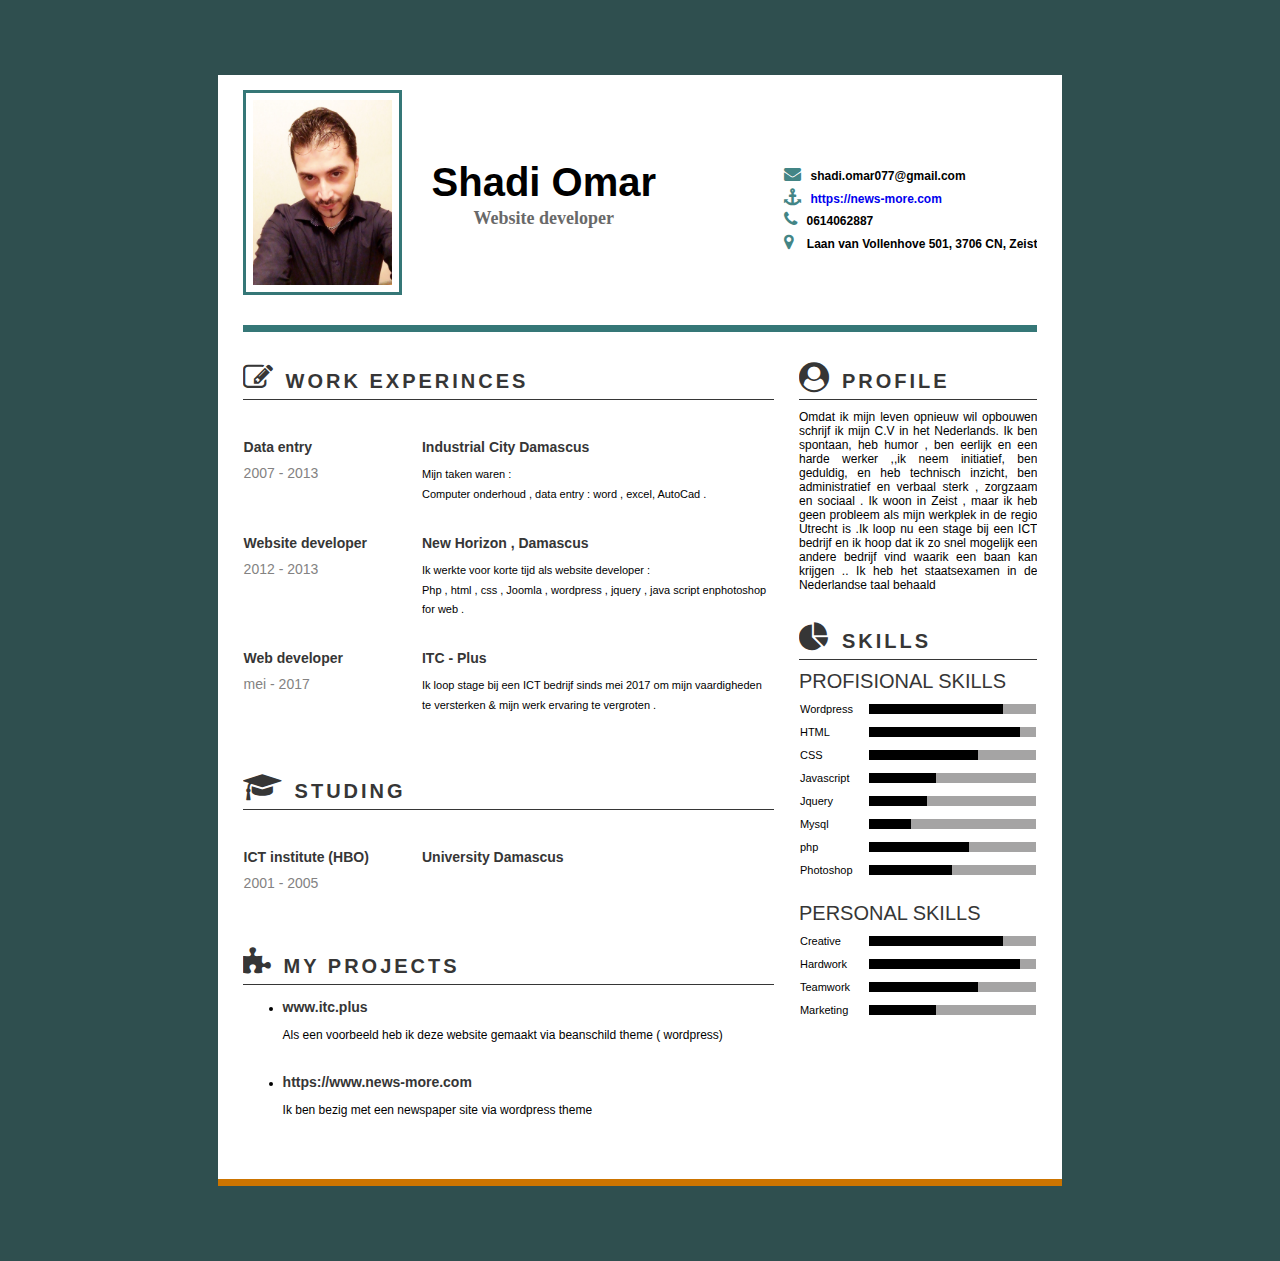
<file: week1/index.html>
<!DOCTYPE html>
<html>
<head>

<link href='https://fonts.googleapis.com/css?family=Alfa Slab One' rel='stylesheet'>
<link rel="stylesheet" href="main.css">
<link rel="stylesheet" href="https://cdnjs.cloudflare.com/ajax/libs/font-awesome/4.7.0/css/font-awesome.min.css">

<title>My C.V</title>
<meta charset="utf-8">
<meta name="viewport" content="width=device-width, initial-scale=1">
</head>

<body>
<div id="mainContainer">
  <!-- here is the header of CV -->
  <div id="cvHeader">
    <img src="images/shadi.JPG" id="profilePic" alt="Profile Picture" />
	  <div class="headerSideImg"><div class="headerM">
		<h1>Shadi Omar</h1>
		<h2>Website developer</h2>
	  </div>
	  <div class="headerR">
		<ul>
			<li><i class="fa fa-envelope"></i>shadi.omar077@gmail.com</li>

			<li><i class="fa fa-anchor"></i><a href="https://news-more.com" target="blank">https://news-more.com</a></li>

			<li><i class="fa fa-phone"></i>0614062887</li>

			<li><i class="fa fa-map-marker"></i> Laan van Vollenhove 501, 3706 CN, Zeist</li>
		</ul>
		<div class="clearD"></div>
	  </div></div>
  </div>
  <!-- End of header -->

  <!-- CV body-->
  <div id="cvBody">
    <!-- Body main (left) -->
    <div id="mainLeft">
      <!-- work experinces section -->
      <section>
        <h2><i class="fa fa-edit"></i>Work Experinces</h2>
        <table>
          <tr>
            <td><h3>Data entry</h3><span class="underTitles">2007 - 2013</span></td>
            <td>
              <h3>Industrial City Damascus</h3>
              <p>Mijn taken waren :</p>
              <p>   Computer onderhoud , data entry : word , excel,
                  AutoCad .
              </p>
            </td>
          </tr>



          <tr>
            <td><h3>Website developer</h3><span class="underTitles">2012 - 2013</span></td>
            <td>
              <h3>New Horizon , Damascus</h3>
              <p>Ik werkte voor korte tijd als website developer :</p>
              <p>Php , html , css , Joomla , wordpress , jquery , java
                  script enphotoshop for web .
              </p>
            </td>
          </tr>



          <tr>
            <td><h3>Web developer</h3><span class="underTitles">mei - 2017</span></td>
            <td>
              <h3>ITC - Plus</h3>
              <p>Ik loop stage bij een ICT bedrijf sinds mei 2017 om mijn
                  vaardigheden te versterken & mijn werk ervaring te
                  vergroten .
              </p>
            </td>
          </tr>



        </table>
      </section>
      <!-- End -->
      <!-- Studing section -->
      <section>
        <h2><i class="fa fa-graduation-cap"></i>Studing</h2>
        <table>
          <tr>
            <td><h3>ICT institute (HBO)</h3><span class="underTitles">2001 - 2005</span></td>
            <td>
              <h3>University Damascus</h3>
            </td>
          </tr>
        </table>
      </section>
      <!-- End -->
      <!-- My projects section -->
      <section>
        <h2><i class="fa fa-puzzle-piece"></i>My projects</h2>
        <ul>
          <li>
            <h3>www.itc.plus</h3>
            <p>Als een voorbeeld heb ik deze website gemaakt via beanschild
              theme ( wordpress)
            </p><br />
          </li>
          <li>
            <h3>https://www.news-more.com</h3>
            <p>Ik ben bezig met een newspaper site via wordpress theme
            </p>
          </li>
      </ul>
      </section>
      <!-- End -->
    </div>
    <!-- End left -->






    <!-- Body right banner -->
    <div id="rightBanner">
      <section class="rightBannerBlog">
        <h2><i class="fa fa-user-circle"></i>profile</h2>
        <p>Omdat ik mijn leven opnieuw wil
            opbouwen schrijf ik mijn C.V in het
            Nederlands. Ik ben spontaan, heb
            humor , ben eerlijk en een harde werker
            ,,ik neem initiatief, ben geduldig, en heb
            technisch inzicht, ben administratief en
            verbaal sterk , zorgzaam en sociaal . Ik
            woon in Zeist , maar ik heb geen
            probleem als mijn werkplek in de regio
            Utrecht is .Ik loop nu een stage bij een
            ICT bedrijf en ik hoop dat
            ik zo snel mogelijk een andere bedrijf
            vind waarik
            een baan kan krijgen ..
            Ik heb het staatsexamen in de
            Nederlandse taal behaald
        </p>
      </section>
      <section class="rightBannerBlog">
          <h2><i class="fa fa-pie-chart"></i>skills</h2>
          <span class="skilsTiltle">profisional skills</span>
          <table>
            <tr>
              <td>Wordpress</td>
              <td>
                <div class="defaultFullSkill">
                  <div class="skillProcent" style="width: 80%;"></div>
                </div>
              </td>
            </tr>
            <tr>
                <td>HTML</td>
                <td>
                  <div class="defaultFullSkill">
                    <div class="skillProcent" style="width: 90%;"></div>
                  </div>
                </td>
            </tr>
            <tr>
                <td>CSS</td>
                <td>
                  <div class="defaultFullSkill">
                    <div class="skillProcent" style="width: 65%;"></div>
                  </div>
                </td>
            </tr>
            <tr>
                <td>Javascript</td>
                <td>
                  <div class="defaultFullSkill">
                    <div class="skillProcent" style="width: 40%;"></div>
                  </div>
                </td>
            </tr>
            <tr>
                <td>Jquery</td>
                <td>
                  <div class="defaultFullSkill">
                    <div class="skillProcent" style="width: 35%;"></div>
                  </div>
                </td>
            </tr>
            <tr>
                <td>Mysql</td>
                <td>
                  <div class="defaultFullSkill">
                    <div class="skillProcent" style="width: 25%;"></div>
                  </div>
                </td>
            </tr>
            <tr>
                <td>php</td>
                <td>
                  <div class="defaultFullSkill">
                    <div class="skillProcent" style="width: 60%;"></div>
                  </div>
                </td>
            </tr>
            <tr>
                <td>Photoshop</td>
                <td>
                  <div class="defaultFullSkill">
                    <div class="skillProcent" style="width: 50%;"></div>
                  </div>
                </td>
            </tr>
          </table>
          <span class="skilsTiltle">personal skills</span>
          <table>
            <tr>
              <td>Creative</td>
              <td>
                <div class="defaultFullSkill">
                  <div class="skillProcent" style="width: 80%;"></div>
                </div>
              </td>
            </tr>
            <tr>
                <td>Hardwork</td>
                <td>
                  <div class="defaultFullSkill">
                    <div class="skillProcent" style="width: 90%;"></div>
                  </div>
                </td>
            </tr>
            <tr>
                <td>Teamwork</td>
                <td>
                  <div class="defaultFullSkill">
                    <div class="skillProcent" style="width: 65%;"></div>
                  </div>
                </td>
            </tr>
            <tr>
                <td>Marketing</td>
                <td>
                  <div class="defaultFullSkill">
                    <div class="skillProcent" style="width: 40%;"></div>
                  </div>
                </td>
            </tr>
          </table>
      </section>
    </div>
    
    <!-- End right banner -->
    
  </div>
  <!-- End of body-->
  <div class="clearD"></div>
</div>
</body>
</html>
</file>
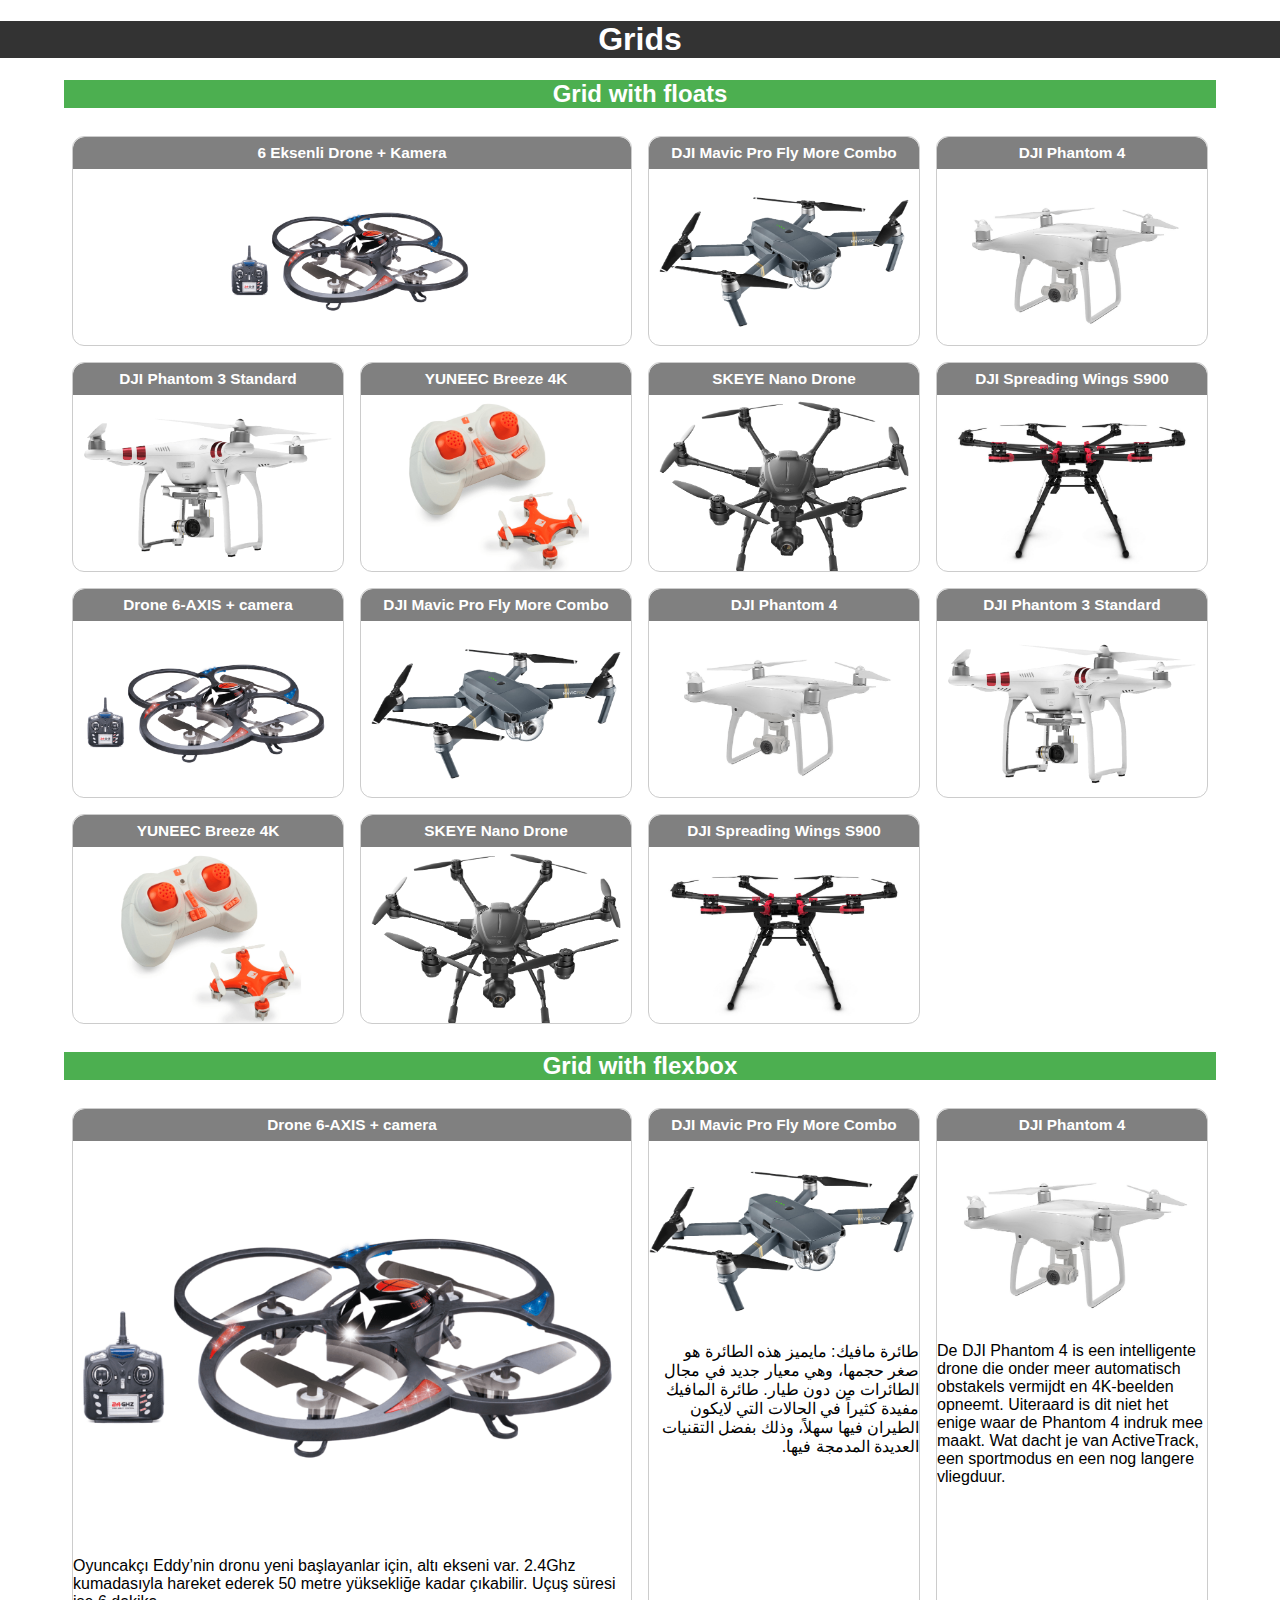
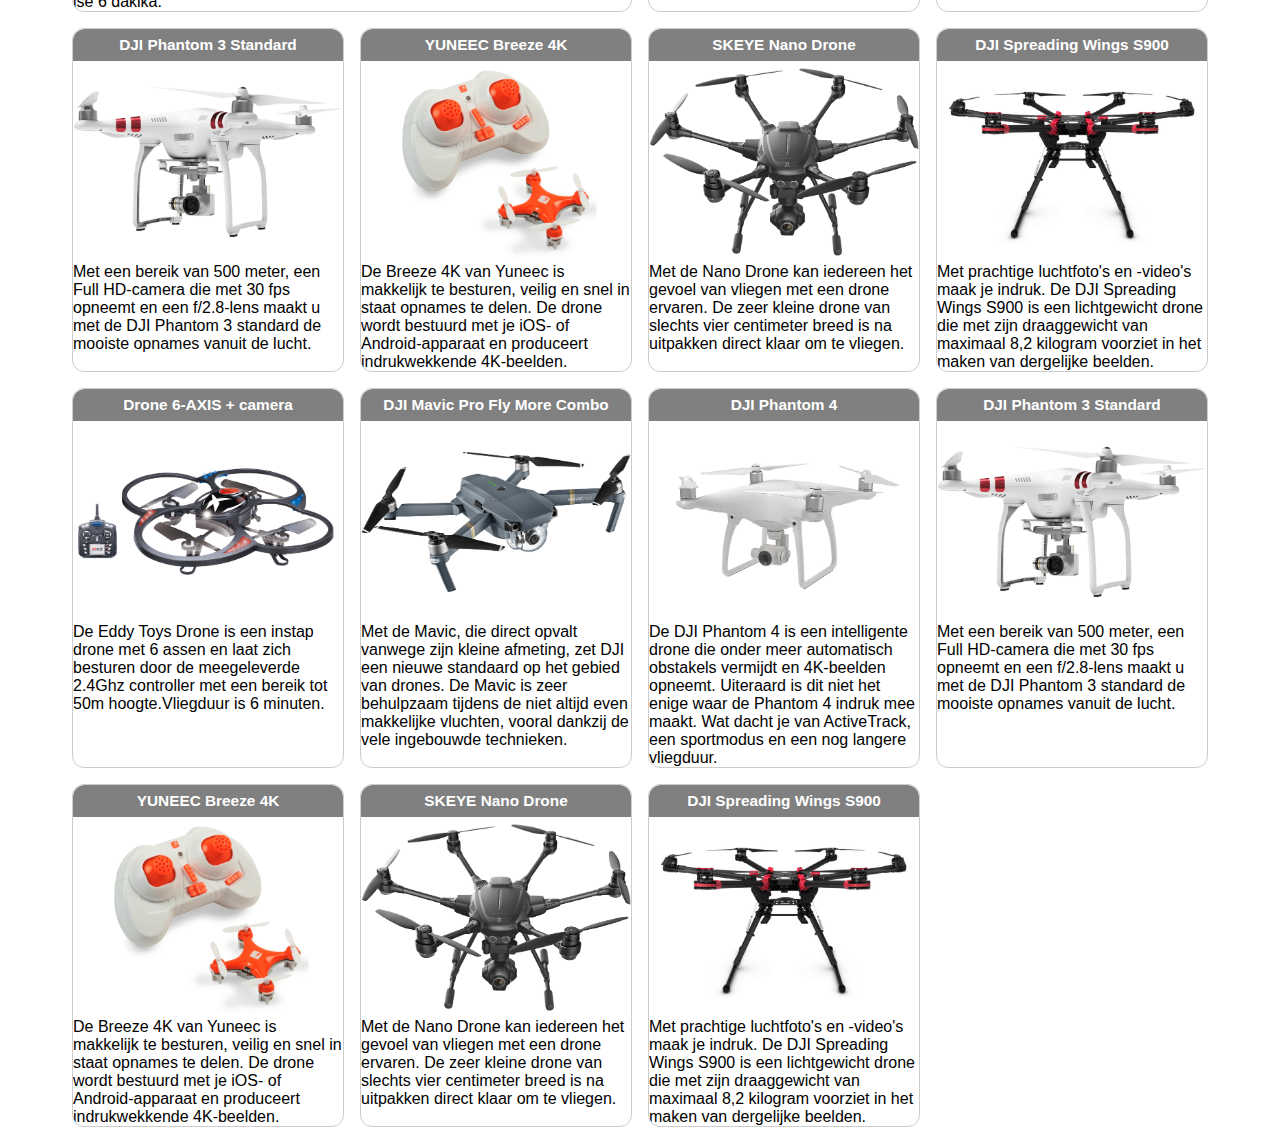
<file: week2/index.html>
<!doctype html>
<html>
    <head>
        <meta charset="utf-8">
        <meta name="viewport" content="width=device-width, initial-scale=1.0">
        <title>Grids</title>
        <link rel="stylesheet" href="style.css">
    </head>
    <body>
        <header>
            <h1>Grids</h1>
        </header>
        <main>
            <section>
                <h2>Grid with floats</h2>
                <ul id="grid-floats">
                    <li class="grid-item">
                        <h3>6 Eksenli Drone + Kamera</h3>
                        <img src="images/drone1.png">
                        <p>Oyuncakçı Eddy’nin dronu yeni başlayanlar için, altı ekseni var. 2.4Ghz kumadasıyla hareket ederek 50 metre yüksekliğe kadar çıkabilir. Uçuş süresi ise 6 dakika.</p>
                    </li>
                    <li class="grid-item">
                        <h3>DJI Mavic Pro Fly More Combo</h3>
                        <img src="images/drone2.png">
                         <p dir="rtl">طائرة مافيك: مايميز هذه الطائرة هو صغر حجمها، وهي معيار جديد في مجال الطائرات من دون طيار. طائرة المافيك مفيدة كثيراً في الحالات التي لايكون الطيران فيها سهلاً، وذلك بفضل التقنيات العديدة المدمجة فيها.</p>
                    </li>
                    <li class="grid-item">
                        <h3>DJI Phantom 4</h3>
                        <img src="images/drone3.png">
                        <p>De DJI Phantom 4 is een intelligente drone die onder meer automatisch obstakels vermijdt en 4K-beelden opneemt. Uiteraard is dit niet het enige waar de Phantom 4 indruk mee maakt. Wat dacht je van ActiveTrack, een sportmodus en een nog langere vliegduur.</p>
                    </li>
                    <li class="grid-item">
                        <h3>DJI Phantom 3 Standard</h3>
                        <img src="images/drone4.png">
                        <p>Met een bereik van 500 meter, een Full HD-camera die met 30 fps opneemt en een f/2.8-lens maakt u met de DJI Phantom 3 standard de mooiste opnames vanuit de lucht.</p>
                    </li>
                    <li class="grid-item">
                        <h3>YUNEEC Breeze 4K</h3>
                        <img src="images/drone5.png">
                        <p>De Breeze 4K van Yuneec is makkelijk te besturen, veilig en snel in staat opnames te delen. De drone wordt bestuurd met je iOS- of Android-apparaat en produceert indrukwekkende 4K-beelden.</p>
                    </li>
                    <li class="grid-item">
                        <h3>SKEYE Nano Drone</h3>
                        <img src="images/drone6.png">
                        <p>Met de Nano Drone kan iedereen het gevoel van vliegen met een drone ervaren. De zeer kleine drone van slechts vier centimeter breed is na uitpakken direct klaar om te vliegen.</p>
                    </li>
                    <li class="grid-item">
                        <h3>DJI Spreading Wings S900</h3>
                        <img src="images/drone7.png">
                        <p>Met prachtige luchtfoto's en -video's maak je indruk. De DJI Spreading Wings S900 is een lichtgewicht drone die met zijn draaggewicht van maximaal 8,2 kilogram voorziet in het maken van dergelijke beelden.</p>
                    </li>
                    <li class="grid-item">
                        <h3>Drone 6-AXIS + camera</h3>
                        <img src="images/drone1.png">
                        <p>De Eddy Toys Drone is een instap drone met 6 assen en laat zich besturen door de meegeleverde 2.4Ghz controller met een bereik tot 50m hoogte.Vliegduur is 6 minuten.</p>
                    </li>
                    <li class="grid-item">
                        <h3>DJI Mavic Pro Fly More Combo</h3>
                        <img src="images/drone2.png">
                        <p>Met de Mavic, die direct opvalt vanwege zijn kleine afmeting, zet DJI een nieuwe standaard op het gebied van drones. De Mavic is zeer behulpzaam tijdens de niet altijd even makkelijke vluchten, vooral dankzij de vele ingebouwde technieken.</p>
                    </li>
                    <li class="grid-item">
                        <h3>DJI Phantom 4</h3>
                        <img src="images/drone3.png">
                        <p>De DJI Phantom 4 is een intelligente drone die onder meer automatisch obstakels vermijdt en 4K-beelden opneemt. Uiteraard is dit niet het enige waar de Phantom 4 indruk mee maakt. Wat dacht je van ActiveTrack, een sportmodus en een nog langere vliegduur.</p>
                    </li>
                    <li class="grid-item">
                        <h3>DJI Phantom 3 Standard</h3>
                        <img src="images/drone4.png">
                        <p>Met een bereik van 500 meter, een Full HD-camera die met 30 fps opneemt en een f/2.8-lens maakt u met de DJI Phantom 3 standard de mooiste opnames vanuit de lucht.</p>
                    </li>
                    <li class="grid-item">
                        <h3>YUNEEC Breeze 4K</h3>
                        <img src="images/drone5.png">
                        <p>De Breeze 4K van Yuneec is makkelijk te besturen, veilig en snel in staat opnames te delen. De drone wordt bestuurd met je iOS- of Android-apparaat en produceert indrukwekkende 4K-beelden.</p>
                    </li>
                    <li class="grid-item">
                        <h3>SKEYE Nano Drone</h3>
                        <img src="images/drone6.png">
                        <p>Met de Nano Drone kan iedereen het gevoel van vliegen met een drone ervaren. De zeer kleine drone van slechts vier centimeter breed is na uitpakken direct klaar om te vliegen.</p>
                    </li>
                    <li class="grid-item">
                        <h3>DJI Spreading Wings S900</h3>
                        <img src="images/drone7.png">
                        <p>Met prachtige luchtfoto's en -video's maak je indruk. De DJI Spreading Wings S900 is een lichtgewicht drone die met zijn draaggewicht van maximaal 8,2 kilogram voorziet in het maken van dergelijke beelden.</p>
                    </li>
                </ul>
                
            </section>
            <section>
                <h2>Grid with flexbox</h2>
                <ul id="grid-flex">
                    <li class="grid-item">
                        <h3>Drone 6-AXIS + camera</h3>
                        <img src="images/drone1.png">
                        <p>Oyuncakçı Eddy’nin dronu yeni başlayanlar için, altı ekseni var. 2.4Ghz kumadasıyla hareket ederek 50 metre yüksekliğe kadar çıkabilir. Uçuş süresi ise 6 dakika.</p>
                    </li>
                    <li class="grid-item">
                        <h3>DJI Mavic Pro Fly More Combo</h3>
                        <img src="images/drone2.png">
                         <p dir="rtl">طائرة مافيك: مايميز هذه الطائرة هو صغر حجمها، وهي معيار جديد في مجال الطائرات من دون طيار. طائرة المافيك مفيدة كثيراً في الحالات التي لايكون الطيران فيها سهلاً، وذلك بفضل التقنيات العديدة المدمجة فيها.</p>
                    </li>
                    <li class="grid-item">
                        <h3>DJI Phantom 4</h3>
                        <img src="images/drone3.png">
                        <p>De DJI Phantom 4 is een intelligente drone die onder meer automatisch obstakels vermijdt en 4K-beelden opneemt. Uiteraard is dit niet het enige waar de Phantom 4 indruk mee maakt. Wat dacht je van ActiveTrack, een sportmodus en een nog langere vliegduur.</p>
                    </li>
                    <li class="grid-item">
                        <h3>DJI Phantom 3 Standard</h3>
                        <img src="images/drone4.png">
                        <p>Met een bereik van 500 meter, een Full HD-camera die met 30 fps opneemt en een f/2.8-lens maakt u met de DJI Phantom 3 standard de mooiste opnames vanuit de lucht.</p>
                    </li>
                    <li class="grid-item">
                        <h3>YUNEEC Breeze 4K</h3>
                        <img src="images/drone5.png">
                        <p>De Breeze 4K van Yuneec is makkelijk te besturen, veilig en snel in staat opnames te delen. De drone wordt bestuurd met je iOS- of Android-apparaat en produceert indrukwekkende 4K-beelden.</p>
                    </li>
                    <li class="grid-item">
                        <h3>SKEYE Nano Drone</h3>
                        <img src="images/drone6.png">
                        <p>Met de Nano Drone kan iedereen het gevoel van vliegen met een drone ervaren. De zeer kleine drone van slechts vier centimeter breed is na uitpakken direct klaar om te vliegen.</p>
                    </li>
                    <li class="grid-item">
                        <h3>DJI Spreading Wings S900</h3>
                        <img src="images/drone7.png">
                        <p>Met prachtige luchtfoto's en -video's maak je indruk. De DJI Spreading Wings S900 is een lichtgewicht drone die met zijn draaggewicht van maximaal 8,2 kilogram voorziet in het maken van dergelijke beelden.</p>
                    </li>
                    <li class="grid-item">
                        <h3>Drone 6-AXIS + camera</h3>
                        <img src="images/drone1.png">
                        <p>De Eddy Toys Drone is een instap drone met 6 assen en laat zich besturen door de meegeleverde 2.4Ghz controller met een bereik tot 50m hoogte.Vliegduur is 6 minuten.</p>
                    </li>
                    <li class="grid-item">
                        <h3>DJI Mavic Pro Fly More Combo</h3>
                        <img src="images/drone2.png">
                        <p>Met de Mavic, die direct opvalt vanwege zijn kleine afmeting, zet DJI een nieuwe standaard op het gebied van drones. De Mavic is zeer behulpzaam tijdens de niet altijd even makkelijke vluchten, vooral dankzij de vele ingebouwde technieken.</p>
                    </li>
                    <li class="grid-item">
                        <h3>DJI Phantom 4</h3>
                        <img src="images/drone3.png">
                        <p>De DJI Phantom 4 is een intelligente drone die onder meer automatisch obstakels vermijdt en 4K-beelden opneemt. Uiteraard is dit niet het enige waar de Phantom 4 indruk mee maakt. Wat dacht je van ActiveTrack, een sportmodus en een nog langere vliegduur.</p>
                    </li>
                    <li class="grid-item">
                        <h3>DJI Phantom 3 Standard</h3>
                        <img src="images/drone4.png">
                        <p>Met een bereik van 500 meter, een Full HD-camera die met 30 fps opneemt en een f/2.8-lens maakt u met de DJI Phantom 3 standard de mooiste opnames vanuit de lucht.</p>
                    </li>
                    <li class="grid-item">
                        <h3>YUNEEC Breeze 4K</h3>
                        <img src="images/drone5.png">
                        <p>De Breeze 4K van Yuneec is makkelijk te besturen, veilig en snel in staat opnames te delen. De drone wordt bestuurd met je iOS- of Android-apparaat en produceert indrukwekkende 4K-beelden.</p>
                    </li>
                    <li class="grid-item">
                        <h3>SKEYE Nano Drone</h3>
                        <img src="images/drone6.png">
                        <p>Met de Nano Drone kan iedereen het gevoel van vliegen met een drone ervaren. De zeer kleine drone van slechts vier centimeter breed is na uitpakken direct klaar om te vliegen.</p>
                    </li>
                    <li class="grid-item">
                        <h3>DJI Spreading Wings S900</h3>
                        <img src="images/drone7.png">
                        <p>Met prachtige luchtfoto's en -video's maak je indruk. De DJI Spreading Wings S900 is een lichtgewicht drone die met zijn draaggewicht van maximaal 8,2 kilogram voorziet in het maken van dergelijke beelden.</p>
                    </li>
                </ul>
            </section>
        </main>
    </body>
</html>
</file>
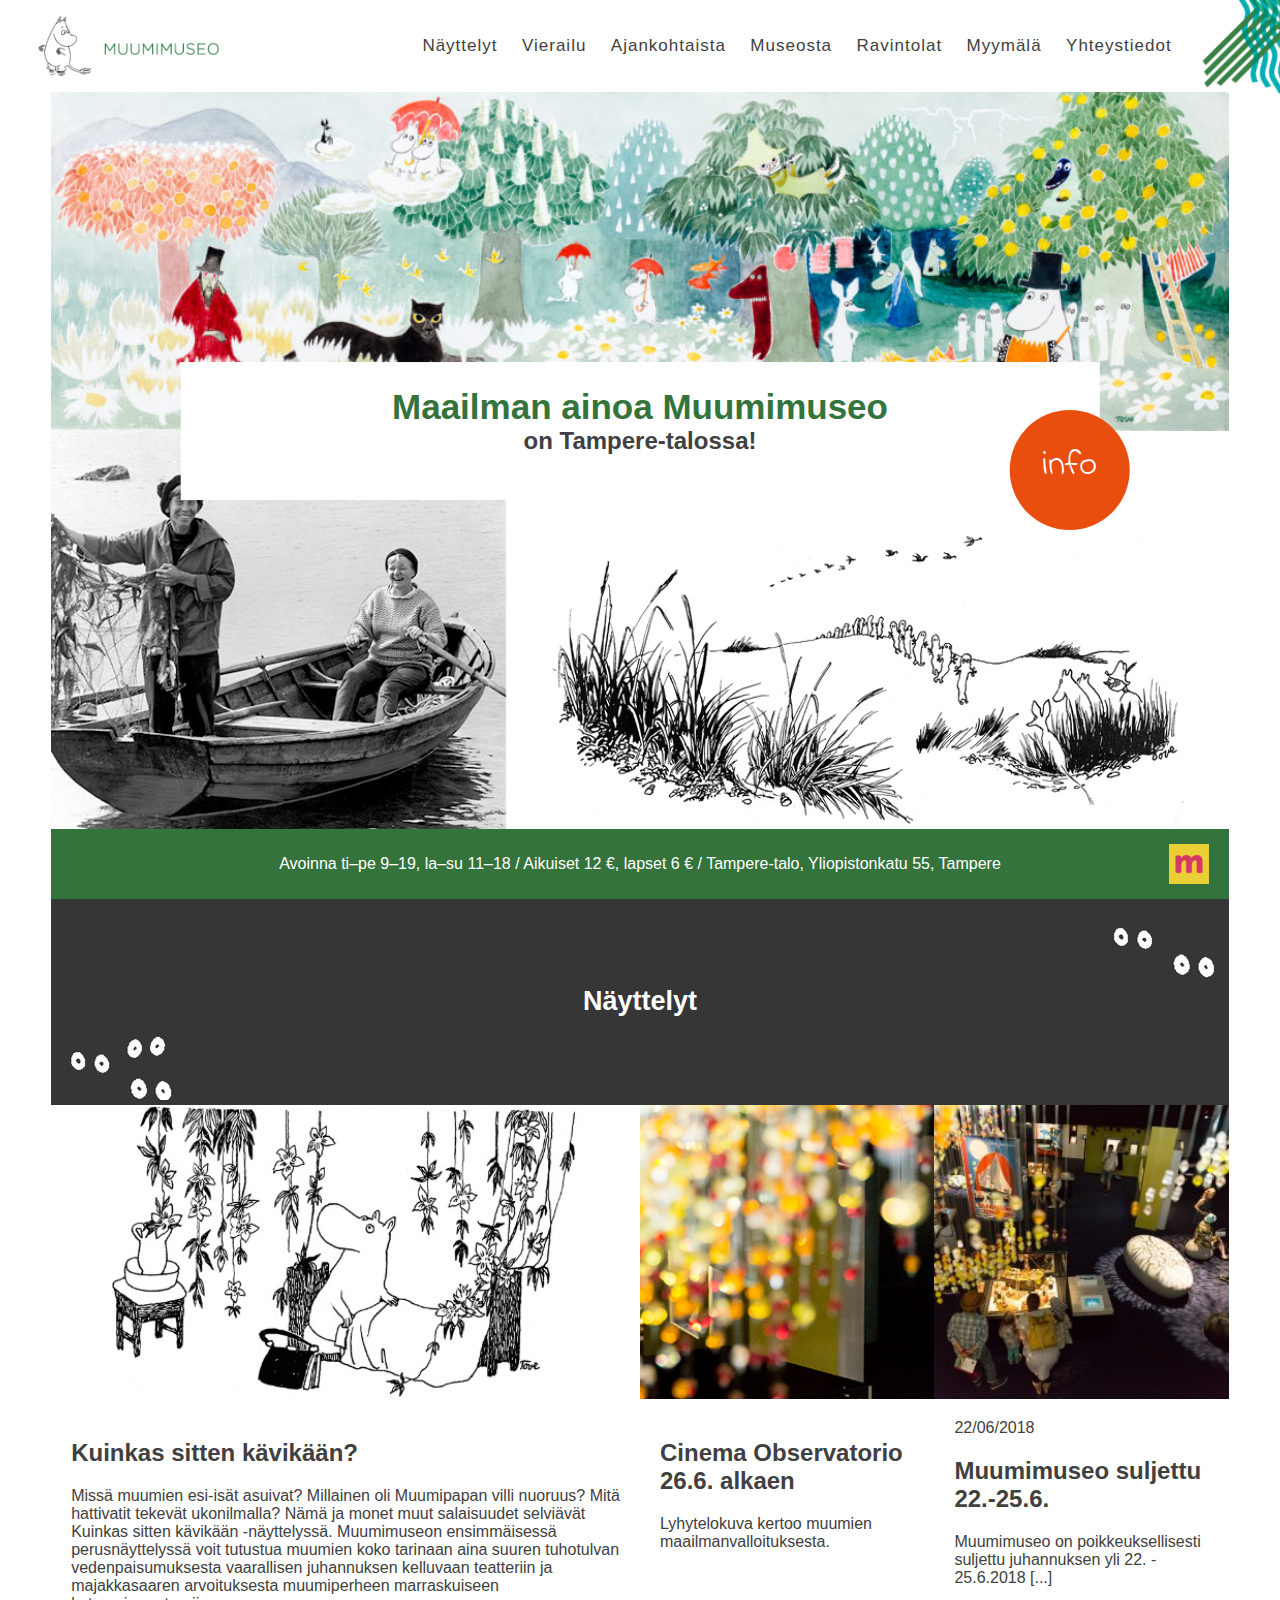
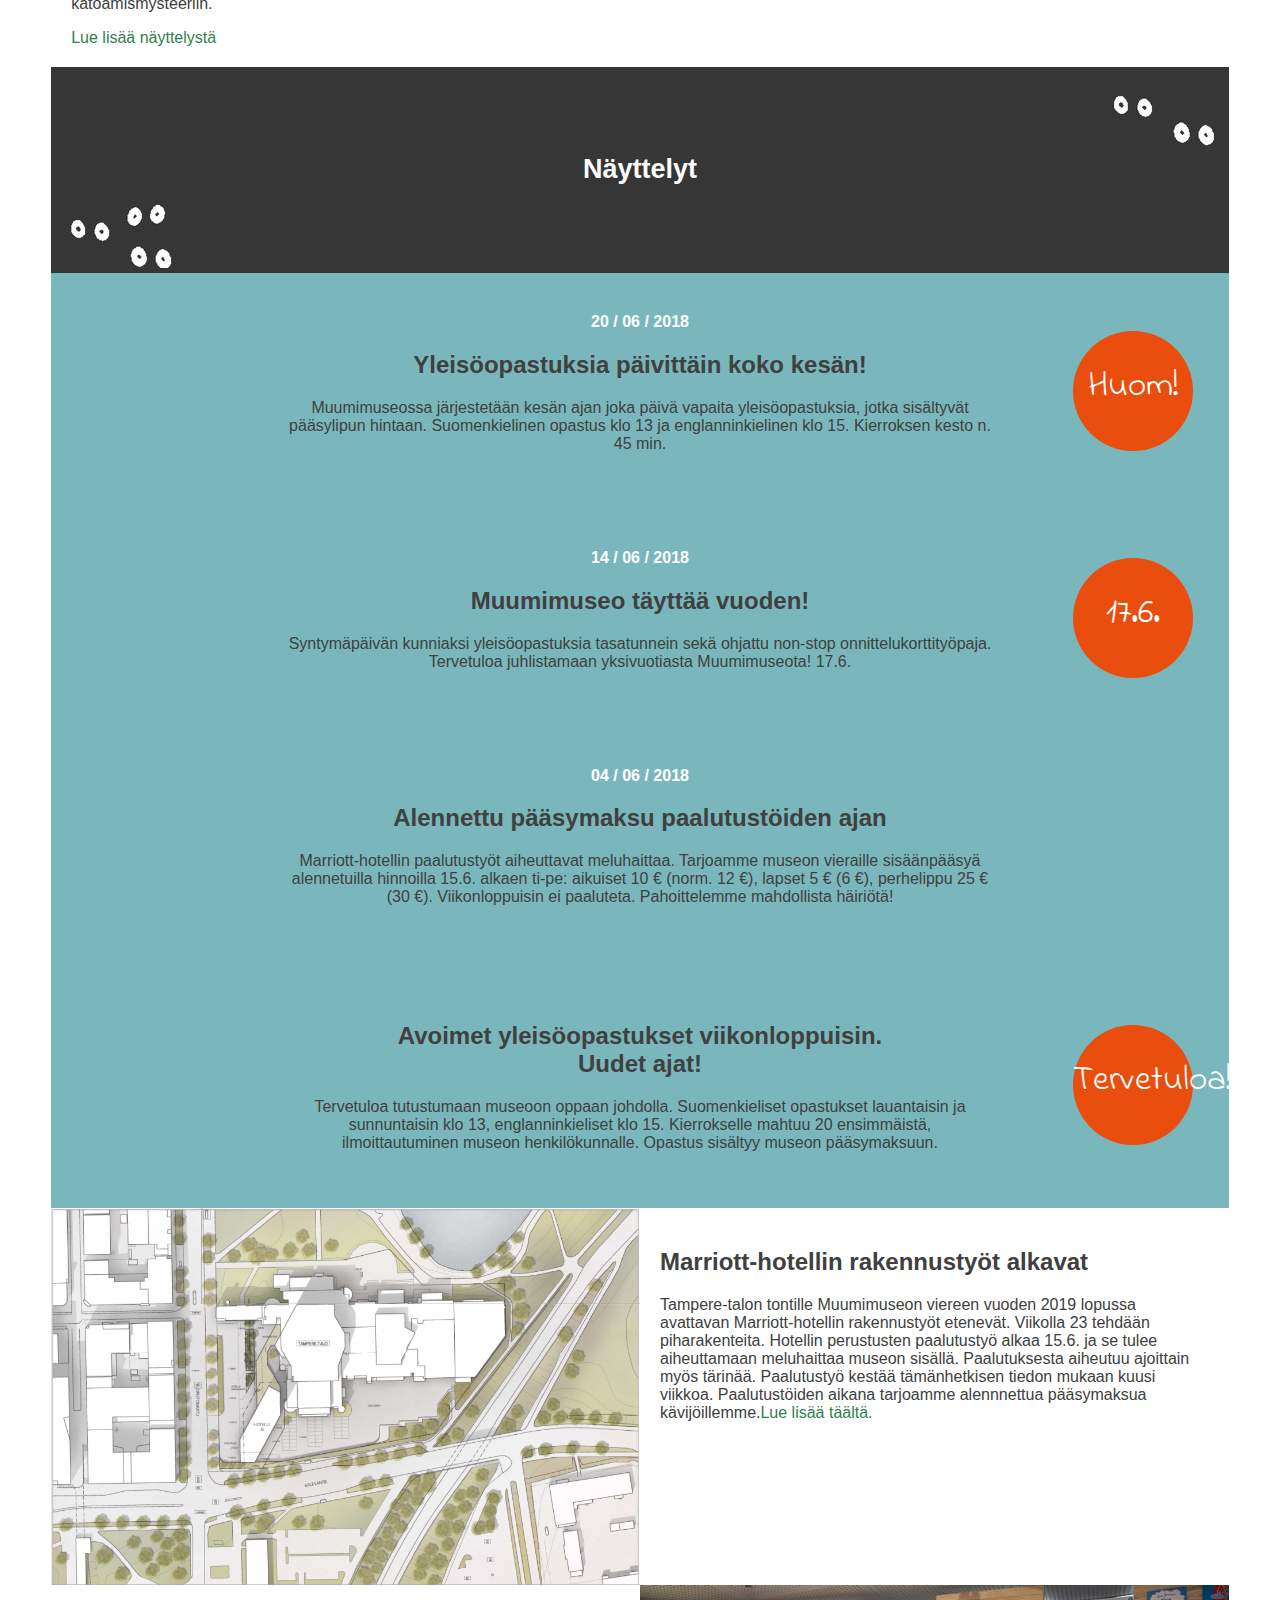
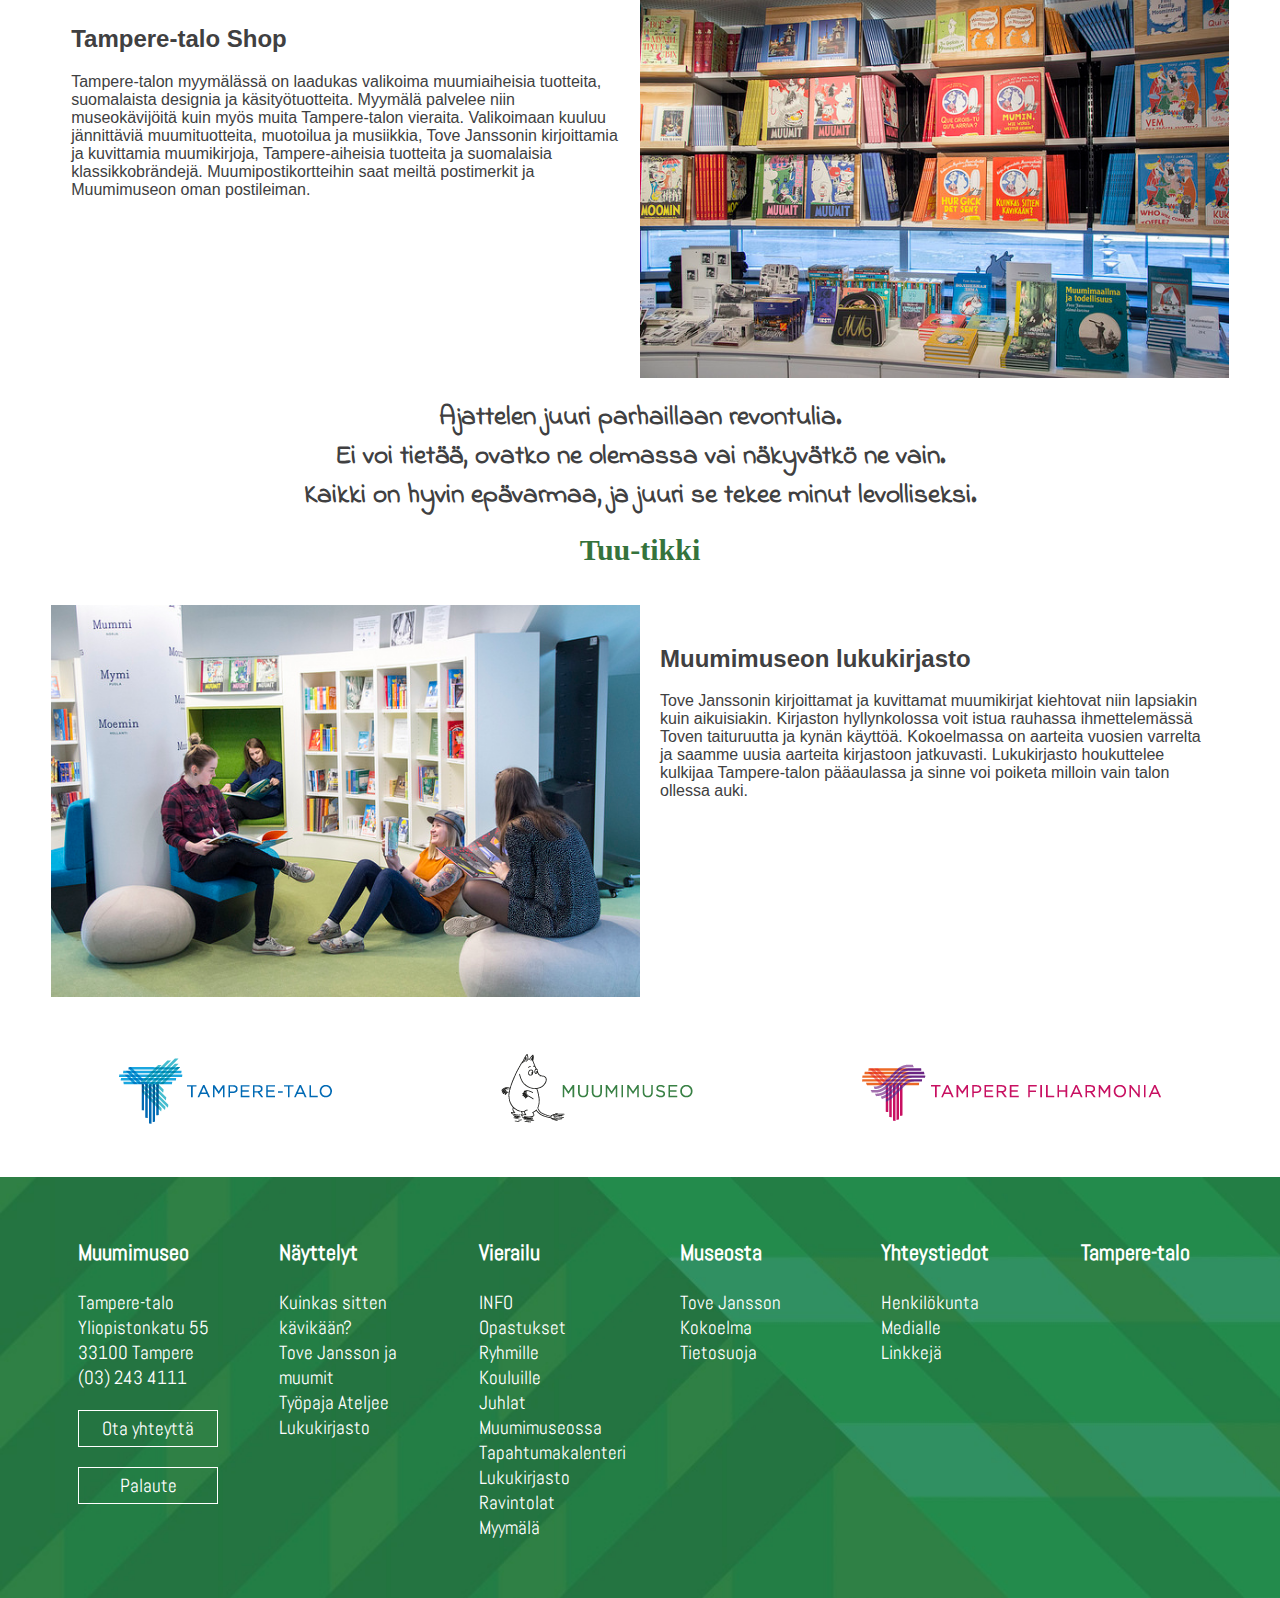
<file: week3/index.html>
<!DOCTYPE>
<html>
<head>
<link href='https://fonts.googleapis.com/css?family=Indie+Flower' rel='stylesheet' type='text/css'>
<link href='https://fonts.googleapis.com/css?family=Abel' rel='stylesheet' type='text/css'>
<link href='https://fonts.googleapis.com/css?family=Alfa Slab One' rel='stylesheet'>
<link rel="stylesheet" href="style.css">
<link rel="stylesheet" href="https://cdnjs.cloudflare.com/ajax/libs/font-awesome/4.7.0/css/font-awesome.min.css">

<title>My website</title>
<meta charset="utf-8">
<meta name="viewport" content="width=device-width, initial-scale=1.0">
</head>

<body>
    <header>
      <div id="siteLogo">
        <a href="#">
          <img src="images/logo-muumimuseo-fi.png" alt="logo" />
        </a>
      </div>
      <nav>
        <ul>
          <li><a href="#">Näyttelyt</a></li>
          <li><a href="#">Vierailu</a></li>
          <li><a href="#">Ajankohtaista</a></li>
          <li><a href="#">Museosta</a></li>
          <li><a href="#">Ravintolat</a></li>
          <li><a href="#">Myymälä</a></li>
          <li><a href="#">Yhteystiedot</a></li>
        </ul>
        <a href="#" class="icon">&#9776;</a>
      </nav>
    </header>


    <main>
    <section id="mainBannerTop">
      <img src="images/m-131-web-v-1024x295.jpg" alt="Main banner top" />
    </section>
    <section id="mainBannerbottom">
      <div class="frontText">
        <h1>Maailman ainoa Muumimuseo</h1>
        <h2>on Tampere-talossa!</h2>
        <a href="#">
          <div class="circleOrange">info</div>
        </a>
      </div>
      <div class="mainPic">
        <img src="images/mv2.jpg" alt="Main photo" />
      </div>
      <!-- #######-->
      <div class="reclame">
        <p>Avoinna ti–pe 9–19, la–su 11–18 / Aikuiset 12 €, lapset 6 € / Tampere-talo, Yliopistonkatu 55, Tampere</p>
        <img src="images/museokortti_ikoni.jpg" alt="reclame" style="width: 40px; height: 40px;" />
      </div>
      <!---->
      <div class="eyesReclame">
        <div class="eyesRecCont"><a href="#"><h2>Näyttelyt</h2></a></div>
      </div>
      <!--####-->
      <!-- floats items -->
      <div class="articlesContainer">

        <div class="articleItem">
          <a href="#"><img src="images/m-155-web-v_285px.jpg" alt="art1" /></a>
          <div style="padding: 20px;">
          <h2>Kuinkas sitten kävikään?</h2>
          <p>Missä muumien esi-isät asuivat? Millainen oli Muumipapan villi nuoruus? 
            Mitä hattivatit tekevät ukonilmalla? Nämä ja monet muut salaisuudet selviävät Kuinkas sitten kävikään -näyttelyssä.

              Muumimuseon ensimmäisessä perusnäyttelyssä voit tutustua muumien koko tarinaan aina suuren tuhotulvan vedenpaisumuksesta 
              vaarallisen juhannuksen kelluvaan teatteriin ja majakkasaaren arvoituksesta muumiperheen marraskuiseen katoamismysteeriin.</p>
              <a href="#" class="linkType">Lue lisää näyttelystä</a>
            </div>
        </div>


        <div class="articleItem">
            <a href="#"><img src="images/A7A5937-285px.jpg" alt="art1" /></a>
            <div style="padding: 20px;">
            <h2>Cinema Observatorio 26.6. alkaen</h2>
            <p>Lyhytelokuva kertoo muumien maailmanvalloituksesta.</p>
            </div>
        </div>


        <div class="articleItem">
            <a href="#"><img src="images/A7A5934-260x260.jpg" alt="art1" /></a>
            <div style="padding: 20px;">
              <span>22/06/2018</span>
              <h2>Muumimuseo suljettu 22.-25.6.</h2>
            <p>Muumimuseo on poikkeuksellisesti suljettu juhannuksen yli 22. - 25.6.2018 [...]</p>
            </div>
        </div>

      </div>
      <!---->
      <!---->
      <div class="eyesReclame">
        <div class="eyesRecCont"><a href="#"><h2>Näyttelyt</h2></a></div>
      </div>
      <!--####-->
      <div class="adsContainer">


        <div class="adItem">
          <a href="#">
            <span class="adDate">20 / 06 / 2018</span>
            <h2>Yleisöopastuksia päivittäin koko kesän!</h2>
            <p>Muumimuseossa järjestetään kesän ajan joka päivä vapaita yleisöopastuksia, jotka sisältyvät pääsylipun hintaan.
              Suomenkielinen opastus klo 13 ja englanninkielinen klo 15. Kierroksen kesto n. 45 min.
            </p>
          </a>
          <div class="circleOrange">Huom!</div>
        </div>



        <div class="adItem">
            <a href="#">
              <span class="adDate">14 / 06 / 2018</span>
              <h2>Muumimuseo täyttää vuoden!</h2>
              <p>Syntymäpäivän kunniaksi yleisöopastuksia tasatunnein sekä ohjattu non-stop onnittelukorttityöpaja. Tervetuloa juhlistamaan yksivuotiasta Muumimuseota!
                17.6.
              </p>
            </a>
            <div class="circleOrange">17.6.</div>
        </div>


        <div class="adItem">
            <a href="#">
              <span class="adDate">04 / 06 / 2018</span>
              <h2>Alennettu pääsymaksu paalutustöiden ajan</h2>
              <p>Marriott-hotellin paalutustyöt aiheuttavat meluhaittaa. Tarjoamme museon vieraille sisäänpääsyä
                   alennetuilla hinnoilla 15.6. alkaen ti-pe: aikuiset 10 € (norm. 12 €), lapset 5 € (6 €), perhelippu 25 € (30 €).
                   Viikonloppuisin ei paaluteta. Pahoittelemme mahdollista häiriötä!
              </p>
            </a>
        </div>


        <div class="adItem">
            <a href="#">
              <h2>Avoimet yleisöopastukset viikonloppuisin.<br/ >Uudet ajat!</h2>
              <p> Tervetuloa tutustumaan museoon oppaan johdolla. Suomenkieliset opastukset
                   lauantaisin ja sunnuntaisin klo 13, englanninkieliset klo 15.
                   Kierrokselle mahtuu 20 ensimmäistä, ilmoittautuminen museon henkilökunnalle. Opastus sisältyy museon pääsymaksuun.
              </p>
            </a>
            <div class="circleOrange">Tervetuloa!</div>
        </div>

      </div>
      <!--&&&&&&&-->
      <!---->
      <div class="blogLtr">
        <div class="ltrImg"><img src="images/Asemakaava-1024x655.png" class="ltrImg" alt="blog1" /></div>
        <div class="blogTxt">
          <h2>Marriott-hotellin rakennustyöt alkavat</h2>
          <p>Tampere-talon tontille Muumimuseon viereen vuoden 2019 lopussa avattavan Marriott-hotellin rakennustyöt etenevät. 
            Viikolla 23 tehdään piharakenteita. Hotellin perustusten paalutustyö alkaa 15.6. ja se tulee aiheuttamaan meluhaittaa museon 
            sisällä. Paalutuksesta aiheutuu ajoittain myös tärinää. Paalutustyö kestää tämänhetkisen tiedon mukaan kuusi viikkoa. 
            Paalutustöiden aikana tarjoamme alennnettua pääsymaksua kävijöillemme.<a href="#" class="linkType">Lue lisää täältä.</a></p>
        </div>
      </div>


      <div class="blogRtl">
          <div class="blogTxt">
            <h2>Tampere-talo Shop</h2>
            <p>Tampere-talon myymälässä on laadukas valikoima muumiaiheisia tuotteita, 
              suomalaista designia ja käsityötuotteita. Myymälä palvelee niin museokävijöitä kuin myös muita Tampere-talon vieraita. 
              Valikoimaan kuuluu jännittäviä muumituotteita, muotoilua ja musiikkia, Tove Janssonin kirjoittamia ja kuvittamia muumikirjoja, 
              Tampere-aiheisia tuotteita ja suomalaisia klassikkobrändejä. Muumipostikortteihin saat meiltä postimerkit ja 
              Muumimuseon oman postileiman.</p>
          </div>
          <div class="rtlImg"><img src="images/Kuvagalleria-5.jpg" alt="blog2" /></div>
      </div>

      <div class="niceTxtAd">
          <p>Ajattelen juuri parhaillaan revontulia.</p>
          <p>Ei voi tietää, ovatko ne olemassa vai näkyvätkö ne vain.</p>
          <p>Kaikki on hyvin epävarmaa, ja juuri se tekee minut levolliseksi.</p>
          <span>Tuu-tikki</span>
      </div>


      <div class="blogLtr">
        <div class="ltrImg"><img src="images/Lukikirjasto-1.jpg" alt="blog1" /></div>
          <div class="blogTxt">
            <h2>Muumimuseon lukukirjasto</h2>
            <p>Tove Janssonin kirjoittamat ja kuvittamat muumikirjat kiehtovat niin lapsiakin kuin aikuisiakin. 
              Kirjaston hyllynkolossa voit istua rauhassa ihmettelemässä Toven taituruutta ja kynän käyttöä. 
              Kokoelmassa on aarteita vuosien varrelta ja saamme uusia aarteita kirjastoon jatkuvasti. 
              Lukukirjasto houkuttelee kulkijaa Tampere-talon pääaulassa ja sinne voi poiketa milloin vain talon ollessa auki.</p>
          </div>
      </div>
      <!---->
      <!-- 888888888888888 --><!-- 888888888888888 -->
      <!-- 888888888888888 --><!-- 888888888888888 -->
      <section id="companiesLogos" style="text-align: center;">
        <div class="comLogo"><a href="#"><img src="images/footer-logo-tampere-talo.png" alt="comlog1" /></a></div>
        <div class="comLogo"><a href="#"><img src="images/footer-logo-muumimuseo.png" alt="comlog2" /></a></div>
        <div class="comLogo"><a href="#"><img src="images/footer-logo-tampere-filharmonia.png" alt="comlog3" /></a></div>
      </section>
      <!-- 888888888888888 --><!-- 888888888888888 -->
      <!-- 888888888888888 --><!-- 888888888888888 -->
    </section>


  </main>
  <footer>
    <section>
      <ul>
        <h3 style="font-size: 1.4em;">Muumimuseo</h3>
        <li>Tampere-talo</li>
        <li>Yliopistonkatu 55</li>
        <li>33100 Tampere</li>
        <li>(03) 243 4111</li>
        <li class="fooBtn"><a href="#">Ota yhteyttä</a></li>
        <li class="fooBtn"><a href="#">Palaute</a></li>
      </ul>
    </section>


    <section>
        <ul>
          <h3 style="font-size: 1.4em;"><a href="#">Näyttelyt</a></h3>
          <li><a href="#">Kuinkas sitten kävikään?</a></li>
          <li><a href="#">Tove Jansson ja muumit</a></li>
          <li><a href="#">Työpaja Ateljee</a></li>
          <li><a href="#">Lukukirjasto</a></li>
        </ul>
    </section>


    <section>
      <ul>
        <h3 style="font-size: 1.4em;"><a href="#">Vierailu</a></h3>
        <li><a href="#">INFO</a></li>
        <li><a href="#">Opastukset</a></li>
        <li><a href="#">Ryhmille</a></li>
        <li><a href="#">Kouluille</a></li>
        <li><a href="#">Juhlat Muumimuseossa</a></li>
        <li><a href="#">Tapahtumakalenteri</a></li>
        <li><a href="#">Lukukirjasto</a></li>
        <li><a href="#">Ravintolat</a></li>
        <li><a href="#">Myymälä</a></li>
      </ul>
    </section>


    <section>
      <ul>
        <h3 style="font-size: 1.4em;"><a href="#">Museosta</a></h3>
        <li><a href="#">Tove Jansson</a></li>
        <li><a href="#">Kokoelma</a></li>
        <li><a href="#">Tietosuoja</a></li>
      </ul>
    </section>


    <section>
      <ul>
        <h3 style="font-size: 1.4em;"><a href="#">Yhteystiedot</a></h3>
        <li><a href="#">Henkilökunta</a></li>
        <li><a href="#">Medialle</a></li>
        <li><a href="#">Linkkejä</a></li>
      </ul>
    </section>


    <section>
      <ul>
        <h3 style="font-size: 1.4em;"><a href="#">Tampere-talo</a></h3>
        <li></li>
      </ul>
    </section>
  </footer>
</body>
</html>
</file>
<file: week1/main.css>
* {
    box-sizing: border-box;
}

body {
	font-family: "Trebuchet MS", "Lucida Grande", "Lucida Sans Unicode", "Lucida Sans", Tahoma, sans-serif;
	margin: 0;
	padding: 0;
	background-color: darkslategray;
}
p {
     margin: 0px;
}
h1, h2 {
	margin: 0;
	padding: 0;
}

a {
  text-decoration: none;
  -webkit-transition: all 0.9;
    -moz-transition: all 0.9s;
    -ms-transition: all 0.9s;
    -o-transition: all 0.9s;
    transition: all 0.9s;
}
.clearD{
	clear: both;
}
/* ****************************** */
#mainContainer {
	background-color: #fff;
	margin: 75px auto;
	padding: 15px 25px;
	font-family: "Trebuchet MS", arial;
	border-bottom: 7px solid rgb(204, 116, 0);
}
#cvHeader {
	overflow:hidden;
	border-bottom: #357777 7px solid;
	padding-bottom: 30px;
	position: relative;
}
#cvHeader img {
	border: 3px solid #357777;
	width: 60%;
	display: block;
	margin-left: auto;
	margin-right: auto;
	height: auto;
}
img#profilePic {
	padding: 7px;
}
.headerR {
	margin-right: auto;
	margin-left: auto;
	text-align: center;
}
#cvHeader h1 {
	/*font-family: 'LeagueGothicRegular', serif;*/
	font-family: Verdana, Geneva, sans-serif;
	font-size: 25px;
	color: #000;
	letter-spacing: 0;
	text-align: center;
}
#cvHeader h2 {
	font-family: 'LeagueGothicRegular', serif;
	font-size: 10px;
	color: dimgray;
	letter-spacing: 0;
	margin-top: 3px;
	text-align: center;
}
#cvHeader ul {
	padding: 25px 0 0 10px;
	margin: 0;
	font-size: 12px;
	line-height: 1.8;
	font-weight: bold;
}
#cvHeader ul li {
	list-style: none;
}
#cvHeader ul li i {
	margin-right: 10px;
	font-size: 17px;
	color: #438585;
}
.iconSet {
	font-size: 12px;
	background-color: #838282;
}
/* ********************************************** */
#cvBody {
	margin-top: 30px;
	color: #000;
}
#cvBody h2,#rightBanner .skilsTiltle {
	font-family: Optima, Segoe, "Segoe UI", Candara, Calibri, Arial, sans-serif;
	text-transform: uppercase;
	font-size: 20px;
	color: #363636;
	margin-bottom: 10px;
}
#cvBody h2 {
	border-bottom: solid #363636 1px;
	line-height: 1.8;
	letter-spacing: 3px;
}
#cvBody i {
	margin-right: 10px;
	font-size: 30px;
}
section {
	margin-bottom: 30px;
	font-size: 12px;
}
.rightBannerBlog {
	overflow-x:auto;
}
#rightBanner .rightBannerBlog {
	text-align: justify;
}
table {
	border: none;
	width: 100%;
	font-size: 11px;
	border-collapse: collapse;
	margin-bottom: 25px;
}
.rightBannerBlog table tr td {
	vertical-align: center;
	padding-top: 10px;
}
.rightBannerBlog table tr td:first-child {
	width: 25%;
}
.rightBannerBlog table tr td:nth-child(2) {
	width: 75%;
	padding-left: 10px;
}
table .defaultFullSkill {
	width: 100%;
	height: 10px;
	background-color: #a5a4a4;
}
table .defaultFullSkill .skillProcent {
	height: 100%;
	background-color: #000;
}
#mainLeft p {
	line-height: 1.8;
}
#mainLeft h3 {
	font-family: Optima, Segoe, "Segoe UI", Candara, Calibri, Arial, sans-serif;
	font-size: 14px;
	font-weight: bold;
	color: #363636;
	margin-bottom: 10px;
}
#mainLeft .underTitles {
	font-family: Optima, Segoe, "Segoe UI", Candara, Calibri, Arial, sans-serif;
	font-size: 14px;
	color: #838282;
}
#mainLeft table tr td {
	vertical-align: top;
	padding-top: 15px;
}
#mainLeft section {
	overflow-x:auto;
}
#mainLeft table tr td:first-child {
	width: 30%;
}
#mainLeft table tr td:nth-child(2) {
	width: 70%;
	padding-left: 20px;
}
/* ************************************** */
/* ************************************** */
/* ************************************** */
/* ************************************** */
/* ********************************************* */
@media only screen and (min-width:450px) {
	#cvHeader h1 {
		font-size: 40px;
	}
	#cvHeader h2 {
		font-size: 18px;
	} 
}
/* ************************************** */
/* ************************************** */
@media only screen and (min-width:500px) {
	#cvHeader img {
		width: 43%;
		float: left;
	}
	.headerSideImg {
		width: 57%;
		float: right;
	}
	#cvHeader h1 {
		font-size: 30px;
	}
	#cvHeader h2 {
		font-size: 13px;
	}
	.headerM, .headerR {
		margin-left: 0;
		text-align: left;
	}
	.headerM {
		padding-top: 50px;
	}
}
/* ************************************** */
/* ************************************** */
@media only screen and (min-width:600px) {
	#mainContainer {
		width: 80%;
	}
}
/* ************************************** */
/* ************************************** */
@media only screen and (min-width:750px) {
	#mainContainer {
		width: 75%;
	}
	#cvHeader img {
		width: 35%;
	}
	.headerSideImg {
		width: 65%;
	}
	#cvHeader h1 {
		font-size: 40px;
	}
	#cvHeader h2 {
		font-size: 18px;
	}
	#rightBanner {
		width: 30%;
		float: right;
	}
	#mainLeft {
		width: 70%;
		float: left;
		padding-right: 25px;
	}
	.headerR {
		padding-top: 50px;
		margin-left: 0;
		float: right;
	}
	.headerM {
		padding-top: 50px;
	}
}
/* ******************************************************* */
/* ******************************************************* */
@media only screen and (min-width:1152px) {
	#mainContainer {
		width: 66%;
	}
	#cvHeader img {
		float: left;
		width: 20%;
	}
	.headerSideImg {
		float: left;
		width: 80%;
	}
	.headerM {
		float: left;
		padding: 70px 0 0 30px;
	}
	.headerR {
		
	}
}
</file>
<file: week2/style.css>
body {
	font-family: Arial, Helvetica, sans-serif;
	margin: 0 auto;
	padding: 0 auto;
}
* {
    box-sizing: border-box;
}
h1, h2, h3 {
	color: #fff;
	text-align: center;
}
h1 {
	background-color: #333;
	font-size: 2em;
}
h2 {
	background-color: #4CAF50;
	font-size: 1.5em;
}
h3 {
	background-color: gray;
	margin: 0;
	padding: 7px 0;
	border-radius: 12px 12px 0 0;
	overflow: hidden;
	font-size: 1.2vw;
	-webkit-transition: all 0.9;
    -moz-transition: all 0.9s;
    -ms-transition: all 0.9s;
    -o-transition: all 0.9s;
    transition: all 0.9s;
}
h3, p {
	display: block;
	box-sizing: border-box;
	margin: 0;
}
ul {
	list-style: none;
}
img {
	height: auto;
	width: 100%;
	display: block;
	transition: .5s ease;
	transform:scale(1);
    transition:all 1s;
}
img:hover {
	cursor: pointer;
}
.grid-item {
	border: 1px solid #ccc;
	border-radius: 12px;
	-webkit-transition: all 0.9;
    -moz-transition: all 0.9s;
    -ms-transition: all 0.9s;
    -o-transition: all 0.9s;
    transition: all 0.9s;
}
.grid-item:hover {
	border: 1px solid #777;
}
.grid-item:hover h3 {
	background-color: #000;
}
.grid-item:hover img {
	opacity: 0.6;
	transform:scale(1.05);
}
main {
	width: 90%;
	margin: 0 auto;
}
/* ************************************************************************ */
/* ************************************************************************ */
/* ************************************************************************ */
/* ************************************************************************ */
/* ************************************************************************ */
/* ************************************************************************ */
/* ************************************************************************ */
ul#grid-floats li {
	float: left;
	box-sizing: border-box;
	display:block;
}
#grid-floats .grid-item {
	position: relative;
	overflow: hidden;
	vertical-align:middle;
	margin: 0.5em;
	width: calc(25% - 1em);
	max-height: 210px;
}
#grid-floats {
    overflow: auto;
	padding: 0px;
	margin: 0 auto;
	width: 100%;
}
/*section:nth-child(1) {display: none;}*/
#grid-floats p {
	display: block;
    padding: 1%;
	background-color: #4CAF50;
    position: absolute;
    left: 0;
	bottom: 0;
	right: 0;
    text-align:center;
    text-transform:capitalize;
    font-size: 1.2vw;
    font-weight: bold;
    color:white;
    opacity:0;
    filter:alpha(opacity=0);/*For older IE*/
	transform:translateY(-20px);
    transition:all .3s;
}
#grid-floats .grid-item:hover p {
	opacity:0.8;
	transform:translateY(0px);
}
#grid-floats img {
	max-width:250px;
	max-height: 210px;
	margin: auto;
}
#grid-floats .grid-item:nth-child(1) {
		margin: 0.5em;
		width: calc(50% - 1em);
}

/* tablate screen  */
@media only screen and (max-width:600px) {
	#grid-floats .grid-item:nth-child(2) {
		margin: 0.5em;
		width: calc(50% - 1em);
	}
	#grid-floats .grid-item {
	margin: 0.5em;
	width: calc(33.3% - 1em);
}
}
/* mobile screen */
@media only screen and (max-width:400px) {
	#grid-floats .grid-item:nth-child(1) {
		margin: 0.5em;
		width: calc(100% - 1em);
	}
	#grid-floats .grid-item {
	margin: 0.5em;
	width: calc(50% - 1em);
}	
}
/* ******************************************************************* */
/* ******************************************************************* */
/* ******************************************************************* */
/* ******************************************************************* */
/* ******************************************************************* */
/* ******************************************************************* */
/* ******************************************************************* */
/* ******************************************************************* */
/* ******* Flex ******** */
#grid-flex {
	display: flex;
	flex-wrap: wrap;
	padding: 0px;
	margin: 0 auto;
	width: 100%;
}
#grid-flex .grid-item {
	margin: 0.5em;
	width: calc(25% - 1em);
	overflow: hidden;
	vertical-align:middle;
}
#grid-flex .grid-item:nth-child(1) {
		margin: 0.5em;
		width: calc(50% - 1em);
}
/* tablate screen  */
@media only screen and (max-width:600px) {
	#grid-flex .grid-item:nth-child(2) {
		margin: 0.5em;
		width: calc(50% - 1em);
	}
	#grid-flex .grid-item {
	margin: 0.5em;
	width: calc(33.3% - 1em);
}
}
/* mobile screen */
@media only screen and (max-width:400px) {
	#grid-flex .grid-item:nth-child(1) {
		margin: 0.5em;
		width: calc(100% - 1em);
	}
	#grid-flex .grid-item {
	margin: 0.5em;
	width: calc(50% - 1em);
}	
}
</file>
<file: week3/style.css>
@import url(https://fonts.googleapis.com/css?family=Indie+Flower);
@import url(https://fonts.googleapis.com/css?family=Abel);
* {
    box-sizing: border-box;
}

body {
	font-family: "Trebuchet MS", "Lucida Grande", "Lucida Sans Unicode", "Lucida Sans", Tahoma, sans-serif;
	margin: 0 auto;
	padding: 0;
	/*background: url(images/bg-header-muumimuseo.png) top right no-repeat;*/
}
a {
	text-decoration: none;
}
main {
	margin: 0 3%;
}
header {
	margin: 16px 3%;
	overflow: hidden;
}
header::after {
	content: '';
	display: table;
	clear: both;
}
#siteLogo {
	float: left;
}
#siteLogo img {
	display: block;
	margin: auto;
	max-width: 200px;
	height: auto;
}
nav {
	float: right;
}
nav ul {
	margin: auto;
	padding: 0;
	display: none;
}
nav ul li {
	list-style: none;
}
nav .icon {
	font-size: 45px;
}
a.icon {
	color: #32804b;
	padding: 8px;
}
/* ***************************************** */
#mainBannerTop img, #mainBannerBottom img {
	width: 100%;
	height: auto;
}
#mainBannerBottom {
	color: #404041;
	position: relative;
}
a.linkType {
	display: inline_block;
	color: #32804B;
}
.frontText {
	text-align: center;
	padding: 10px 15px;
	position: relative;
	margin: 0 auto;
	max-width: 100%;
	float: none;
}
.frontText a {
	display: block;
	width: 121px;
	margin: 10px auto;
}
.frontText h1, .frontText h2 {
	/*font-family: 'bodoni_egyptian_probold';*/
	font-family: 'Segoe UI', Tahoma, Geneva, Verdana, sans-serif;
}
.frontText h1 {
	font-size: 35px;
	color: #35733c;
	width: 100%;
	margin-bottom: 0;
}
.frontText h2 {
	margin-top: 0;
}
.circleOrange {
	font-family: 'Indie Flower', cursive;
	background: #e94e0f;
	color: #fff;
    -webkit-border-radius: 50%;
    border-radius: 50%;
    text-align: center;
    width: 120px;
    height: 120px;
    padding-top: 30px;
	font-size: 35px;
	display: block;
	margin: 0 auto;
}
/* ******************************************** */
/* ******************************************** */
.reclame {
	background-color: #35733c;
	padding: 10px;
	text-align: center;
	color: #fff;
	margin: 0;
}
/* ******************************************** */
.eyesReclame {
	background-color: #363636;
	text-align: center;
	margin: 0;
	padding: 5px;
}
.eyesReclame a {
	color: #fff;
	font-size: 18px;
}
.eyesRecCont {
	padding: 60px 0;
}
/* ******************************************* */
.articleContainer {
	margin-top: 0;
}
/* ************************************************ */
.adsContainer {
	background-color: #7ab7bc;
}
.adsContainer::after {
	content: '';
	display: table;
	clear: both;
}
.adItem {
	padding: 40px 3px;
	text-align: center;
	position: relative;
}
.adItem a {
	color: #404041;
	display: block;
}
.adItem span {
	color: #fff;
	font-weight: bold;
}
/* ********************************* *************** */
.blogLtr img, .blogRtl img {
	width: 100%;
	height: auto;
}
.blogTxt {
	padding: 20px;
}
.niceTxtAd {
	text-align: center;
	font-family: 'Indie Flower', cursive;
	font-weight: bold;
	padding: 20px 5px;
}
.niceTxtAd p {
	margin: 0;
	font-size: 1em;
}
.niceTxtAd span {
	font-family: 'Times New Roman', Times, serif;
	color: #35733c;
	font-size: 30px;
	line-height: 70px;
}
/* 888888888888888888888888888888888888888888888888888888888888888888 */
.comLogo img {
	width: 100%;
	height: auto;
	max-width: 380px;
	max-height: 150px;
	display: block;
	margin: 15px auto;
}
/* 888888888888888888888888888888888888888888888888888888888888888 */
footer {
	background: url(images/bg-footer-navi.jpg) no-repeat;
	background-size: cover;
	font-family: 'Abel', sans-serif;
	
	color: #fff;
	padding: 3%;
	overflow: auto;
}
footer a {
	color: #fff;
	display: inline_block;
}
footer a:hover {
	text-decoration: underline;
}
footer ul {
	margin: 0;
}
footer ul li {
	list-style: none;
	font-size: 1.2em;
}
footer section {
	margin-bottom: 20px;
}
.fooBtn {
	width: 140px;
	border: 1px solid white;
	text-align: center;
	margin-top: 20px;
	margin-bottom: 10px;
	padding-top: 5px;
	padding-bottom: 5px;
}
.fooBtn a {
	display: block;
}
/* ************************ 7777777777777777777777777777777777 ************* */
@media only screen and (min-width:460px) {
	.eyesRecCont {
		background-image: url(images/silmat-oikea.gif), url(images/silmat-vasen.gif);
    	background-position: right top, left bottom;
		background-repeat: no-repeat, no-repeat;
	}
	footer {
		display: flex;
		flex-wrap: wrap;
	}
	footer section {
		width: 50%;
	}
}
/* ************************************* */
@media only screen and (min-width:650px) {
	.frontText .circleOrange {
		position: absolute;
		right: 0;
		bottom: 0;
	}
	.frontText h1 {
		width: 50%;
		margin: 0 auto;
	}
}
/* ********************************************** */
@media only screen and (min-width:768px) {
	footer section {
		width: calc(100% / 3);
	}
	.articleItem {
		float: left;
		width: 25%;
	}
	.articleItem:first-child {
		width: 50%;
	}
	.articlesContainer {
		overflow: auto;
	}
	.niceTxtAd p {
		font-size: 1.7em;
	}
	main {
		margin: 0 8%;
	}
}
/* ***************************************************** */
@media only screen and (min-width:992px) {
	.frontText {
		position: absolute;
		/*left: 0;
		top: -26px;*/
		top: 0px;
    	left: 50%;
    	transform: translate(-50%, -50%);
		width: 78%;
		z-index: 1000;
		padding: 25px 80px;
		background-color: #fff;
	}
	.frontText .circleOrange {
		position: absolute;
		right: -30px;
		bottom: -30px;
	}
	.frontText h1 {
		width: 100%;
		margin: 0 auto;
	}
	.reclame {
		position: relative;
	}
	.reclame img {
		position: absolute;
		top: 50%;
    	right: 0;
    	transform: translate(-50%, -50%);
	}
	.adItem .circleOrange {
		position: absolute;
		right: 2%;
		top: 50%;
		transform: translate(-10%, -50%);
	}
	.adItem a {
		max-width: 60%;
		margin: 0 auto;
	}
	main {
		margin: 0 4%;
	}
	.blogLtr, .blogRtl, #companiesLogos {
		overflow: auto;
	}
	.ltrImg {
		width: 50%;
		float: left;
	}
	.blogLtr .blogTxt {
		width: 50%;
		float: right;
	}
	.rtlImg {
		width: 50%;
		float: right;
	}
	.blogRtl .blogTxt {
		width: 50%;
		float: left;
	}
	/* ************************ */
	.comLogo {
		float: left;
		width: calc(100% /3);
	}
	footer section {
		width: calc(100% / 6);
	}
}
/* 888888888888888888888888888888888888888888888 */
@media only screen and (min-width:1080px) {
	body {
		background: url(images/bg-header-muumimuseo.png) top right no-repeat;
	}
}
/* 888888888888888888888888888888888888888888888 */
@media only screen and (min-width:1140px) {
	nav ul {
		display: block;
		padding: 20px 60px 0 0;
	}
	nav .icon {
		display: none;
	}
	nav ul li {
		list-style: none;
		display: inline;
		margin: 10px;
	}
	nav ul li a {
		display: inline_block;
		color: #404041;
		font-size: 17px;
		letter-spacing: 1px;
	}
	nav ul li a:hover {
		text-decoration: underline;
	}
}
</file>
